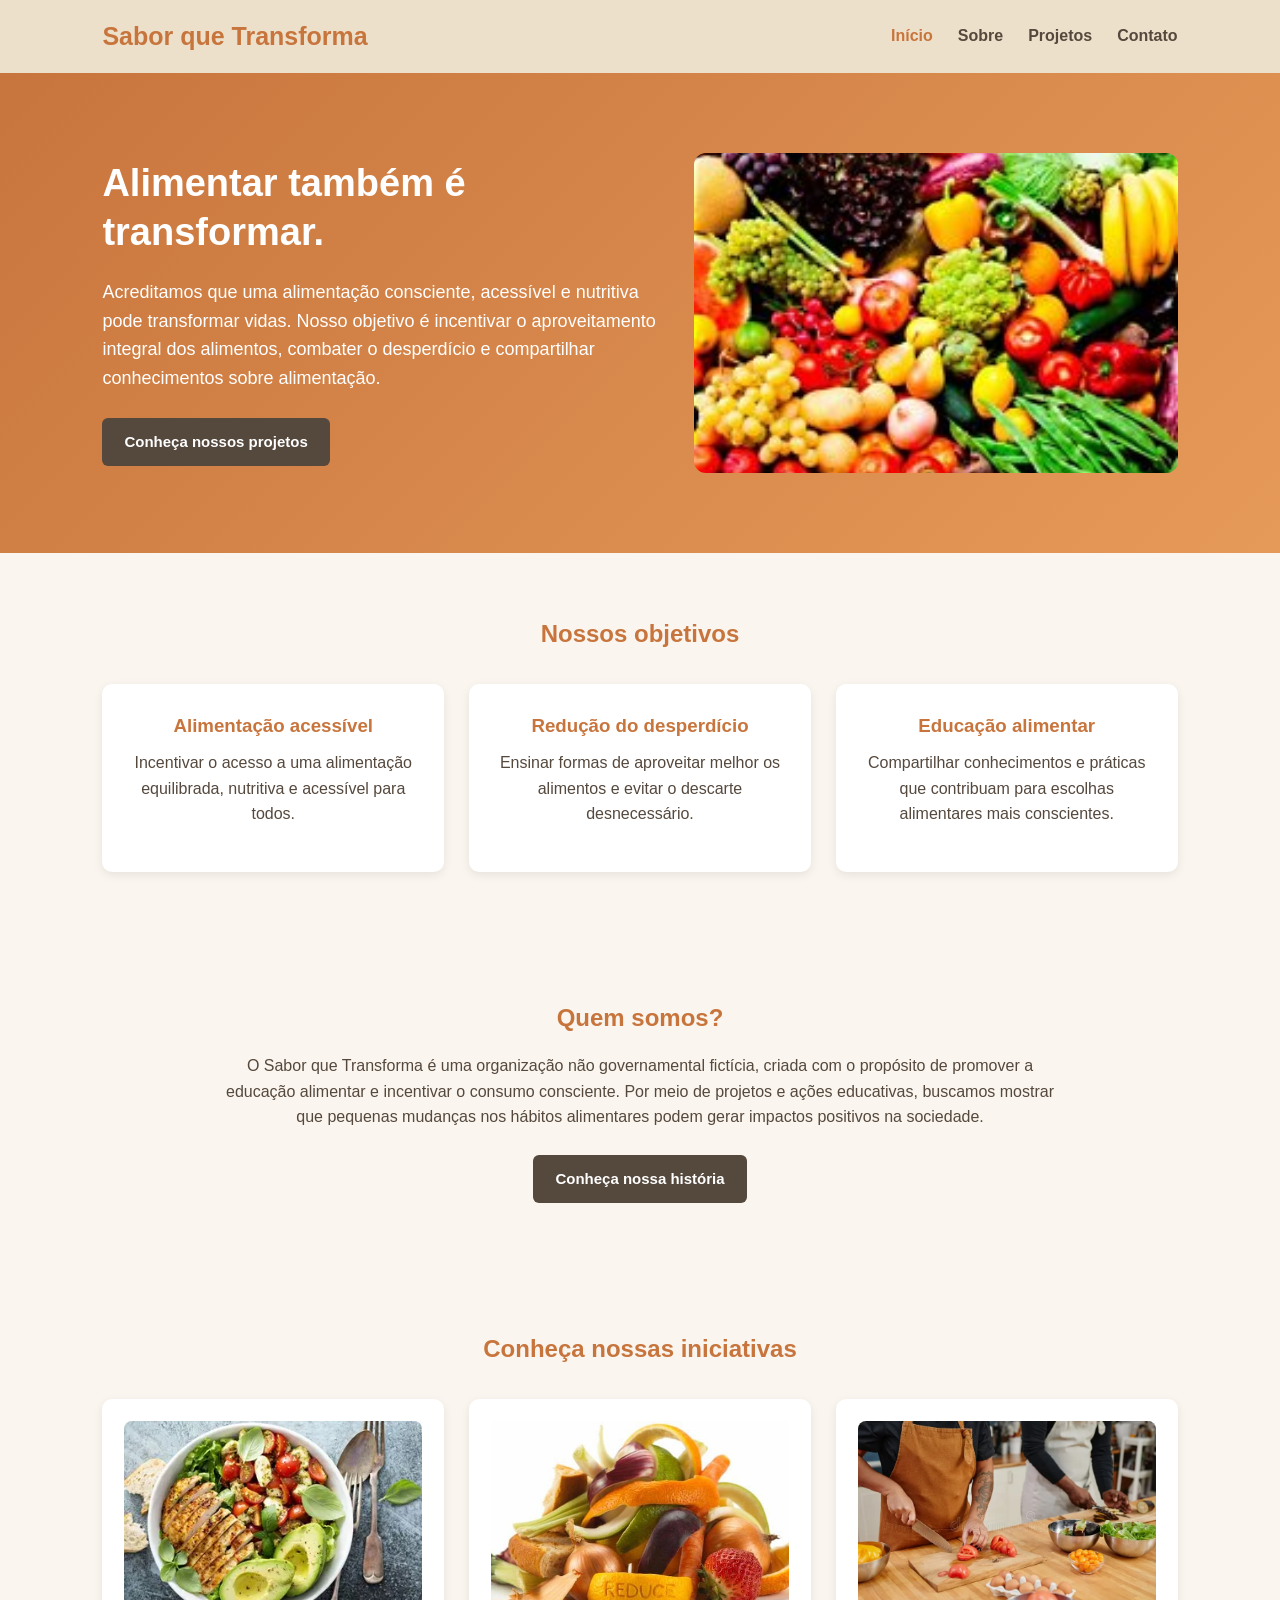
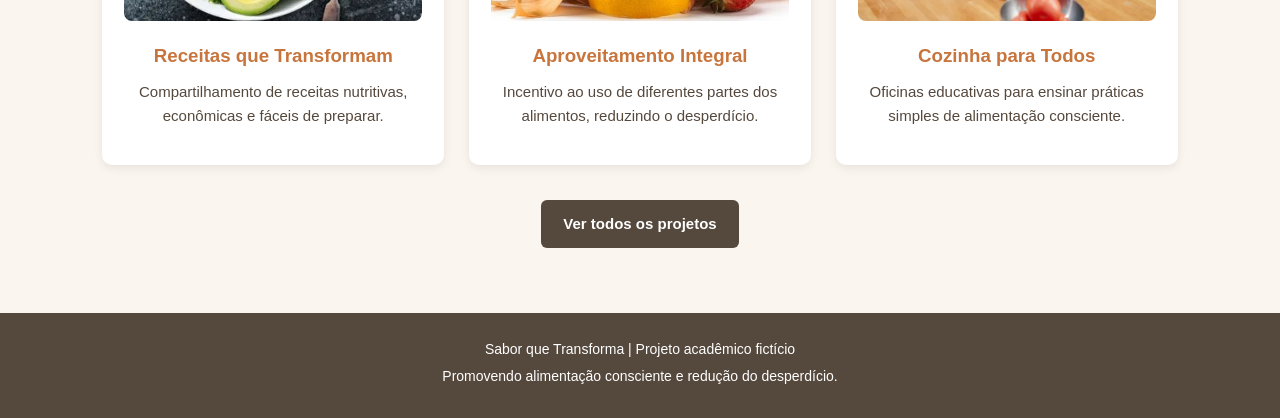
<file: index.html>
<!DOCTYPE html>
<html lang="pt-BR">

<head>
    <meta charset="UTF-8">
    <meta name="viewport" content="width=device-width, initial-scale=1.0">
    <title>Sabor que Transforma | Início</title>
    <link rel="stylesheet" href="estilos.css">
</head>

<body>

    <!-- Cabeçalho e menu de navegação -->
    <header>
        <div class="logo">
            <h1>Sabor que Transforma</h1>
        </div>

        <nav aria-label="Menu principal">
            <ul>
                <li><a href="index.html" aria-current="page">Início</a></li>
                <li><a href="sobre.html">Sobre</a></li>
                <li><a href="projetos.html">Projetos</a></li>
                <li><a href="contato.html">Contato</a></li>
            </ul>
        </nav>
    </header>

    <main>

        <!-- Apresentação principal da ONG -->
        <section class="banner">
            <div class="banner-conteudo">
                <h2>Alimentar também é transformar.</h2>

                <p>
                    Acreditamos que uma alimentação consciente, acessível e nutritiva
                    pode transformar vidas. Nosso objetivo é incentivar o aproveitamento
                    integral dos alimentos, combater o desperdício e compartilhar
                    conhecimentos sobre alimentação.
                </p>

                <a href="projetos.html" class="botao">Conheça nossos projetos</a>
            </div>

            <img src="Imagem/Alimentação.jpg"
                alt="Alimentos variados organizados para uma alimentação saudável">
        </section>

        <!-- Objetivos da organização -->
        <section class="nossos-objetivos">
            <h2>Nossos objetivos</h2>

            <div class="objetivos-container">

                <article class="card-objetivo">
                    <h3>Alimentação acessível</h3>
                    <p>
                        Incentivar o acesso a uma alimentação equilibrada,
                        nutritiva e acessível para todos.
                    </p>
                </article>

                <article class="card-objetivo">
                    <h3>Redução do desperdício</h3>
                    <p>
                        Ensinar formas de aproveitar melhor os alimentos
                        e evitar o descarte desnecessário.
                    </p>
                </article>

                <article class="card-objetivo">
                    <h3>Educação alimentar</h3>
                    <p>
                        Compartilhar conhecimentos e práticas que contribuam
                        para escolhas alimentares mais conscientes.
                    </p>
                </article>

            </div>
        </section>

        <!-- Breve apresentação institucional -->
        <section class="sobre-inicial">
            <h2>Quem somos?</h2>

            <p>
                O Sabor que Transforma é uma organização não governamental fictícia,
                criada com o propósito de promover a educação alimentar e incentivar
                o consumo consciente. Por meio de projetos e ações educativas,
                buscamos mostrar que pequenas mudanças nos hábitos alimentares
                podem gerar impactos positivos na sociedade.
            </p>

            <a href="sobre.html" class="botao">Conheça nossa história</a>
        </section>

        <!-- Destaques dos projetos -->
        <section class="projetos-destaque">
            <h2>Conheça nossas iniciativas</h2>

            <div class="projetos-container">

                <article class="card-projeto">
                    <img src="Imagem/Receitas.webp"
                        alt="Preparação de receitas com alimentos variados">

                    <h3>Receitas que Transformam</h3>

                    <p>
                        Compartilhamento de receitas nutritivas, econômicas
                        e fáceis de preparar.
                    </p>
                </article>

                <article class="card-projeto">
                    <img src="Imagem/Aproveitamento.jpg"
                        alt="Alimentos utilizados em uma preparação culinária">

                    <h3>Aproveitamento Integral</h3>

                    <p>
                        Incentivo ao uso de diferentes partes dos alimentos,
                        reduzindo o desperdício.
                    </p>
                </article>

                <article class="card-projeto">
                    <img src="Imagem/Oficina.jpg"
                        alt="Atividade prática de culinária em grupo">

                    <h3>Cozinha para Todos</h3>

                    <p>
                        Oficinas educativas para ensinar práticas simples
                        de alimentação consciente.
                    </p>
                </article>

            </div>

            <a href="projetos.html" class="botao">Ver todos os projetos</a>
        </section>

    </main>

    <!-- Rodapé -->
    <footer>
        <p>Sabor que Transforma | Projeto acadêmico fictício</p>
        <p>Promovendo alimentação consciente e redução do desperdício.</p>
    </footer>

</body>
</html>
</file>
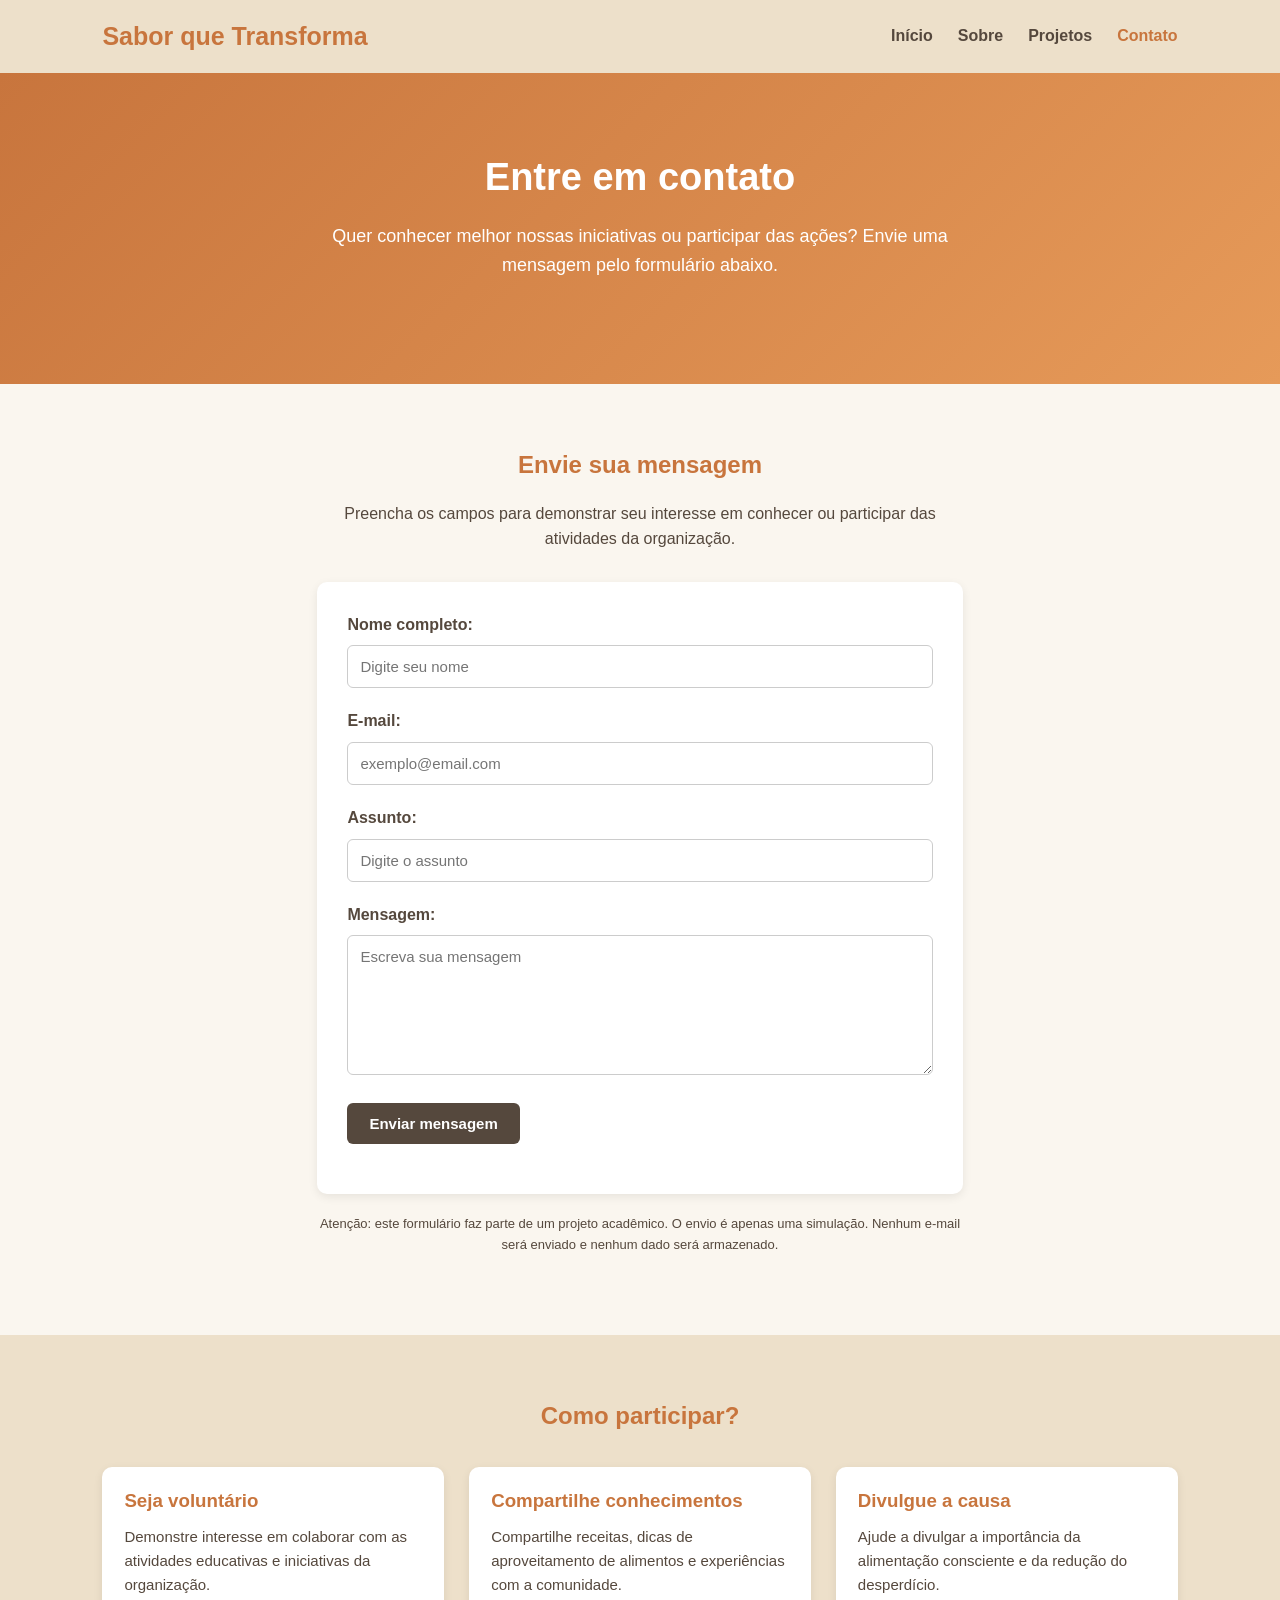
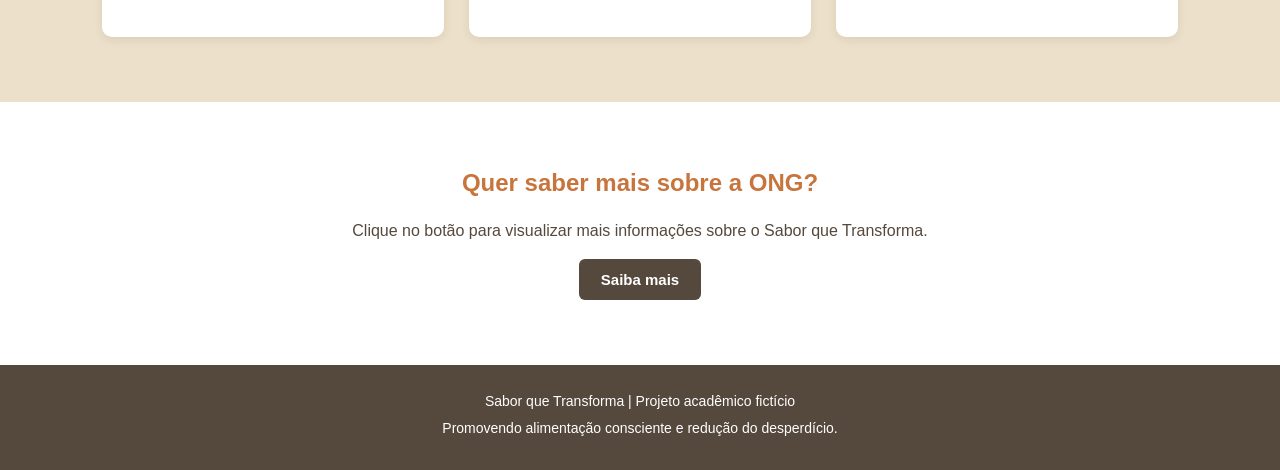
<file: contato.html>
<!DOCTYPE html>
<html lang="pt-BR">

<head>
    <meta charset="UTF-8">
    <meta name="viewport" content="width=device-width, initial-scale=1.0">
    <title>Sabor que Transforma | Contato</title>
    <link rel="stylesheet" href="estilos.css">
</head>

<body>

    <!-- Cabeçalho e menu de navegação -->
    <header>
        <div class="logo">
            <h1>Sabor que Transforma</h1>
        </div>

        <nav aria-label="Menu principal">
            <ul>
                <li><a href="index.html">Início</a></li>
                <li><a href="sobre.html">Sobre</a></li>
                <li><a href="projetos.html">Projetos</a></li>
                <li><a href="contato.html" aria-current="page">Contato</a></li>
            </ul>
        </nav>
    </header>

    <main>

        <!-- Apresentação da página -->
        <section class="banner banner-texto">
            <div class="banner-conteudo">
                <h2>Entre em contato</h2>

                <p>
                    Quer conhecer melhor nossas iniciativas ou participar
                    das ações? Envie uma mensagem pelo formulário abaixo.
                </p>
            </div>
        </section>

        <!-- Formulário de contato -->
        <section class="area-contato">

            <h2>Envie sua mensagem</h2>

            <p>
                Preencha os campos para demonstrar seu interesse em
                conhecer ou participar das atividades da organização.
            </p>

            <form id="formulario-contato">

                <div class="campo-formulario">
                    <label for="nome">Nome completo:</label>

                    <input
                        type="text"
                        id="nome"
                        name="nome"
                        minlength="3"
                        required
                        placeholder="Digite seu nome">
                </div>

                <div class="campo-formulario">
                    <label for="email">E-mail:</label>

                    <input
                        type="email"
                        id="email"
                        name="email"
                        required
                        placeholder="exemplo@email.com">
                </div>

                <div class="campo-formulario">
                    <label for="assunto">Assunto:</label>

                    <input
                        type="text"
                        id="assunto"
                        name="assunto"
                        required
                        placeholder="Digite o assunto">
                </div>

                <div class="campo-formulario">
                    <label for="mensagem">Mensagem:</label>

                    <textarea
                        id="mensagem"
                        name="mensagem"
                        minlength="10"
                        required
                        placeholder="Escreva sua mensagem"></textarea>
                </div>

                <button type="submit" class="botao">
                    Enviar mensagem
                </button>

                <!-- Retorno da validação do formulário -->
                <p id="mensagem-formulario" aria-live="polite"></p>

            </form>

            <p class="aviso-formulario">
                Atenção: este formulário faz parte de um projeto acadêmico.
                O envio é apenas uma simulação. Nenhum e-mail será enviado
                e nenhum dado será armazenado.
            </p>

        </section>

        <!-- Orientações de participação -->
        <section class="conteudo-institucional fundo-claro">

            <h2>Como participar?</h2>

            <div class="lista-projetos">

                <article class="card-projeto">
                    <h3>Seja voluntário</h3>

                    <p>
                        Demonstre interesse em colaborar com as atividades
                        educativas e iniciativas da organização.
                    </p>
                </article>

                <article class="card-projeto">
                    <h3>Compartilhe conhecimentos</h3>

                    <p>
                        Compartilhe receitas, dicas de aproveitamento
                        de alimentos e experiências com a comunidade.
                    </p>
                </article>

                <article class="card-projeto">
                    <h3>Divulgue a causa</h3>

                    <p>
                        Ajude a divulgar a importância da alimentação
                        consciente e da redução do desperdício.
                    </p>
                </article>

            </div>

        </section>

        <!-- Interação adicional obrigatória -->
        <section class="informacoes-contato">

            <h2>Quer saber mais sobre a ONG?</h2>

            <p>
                Clique no botão para visualizar mais informações
                sobre o Sabor que Transforma.
            </p>

            <button
                type="button"
                id="botao-informacoes"
                aria-expanded="false"
                aria-controls="informacoes-ong">

                Saiba mais

            </button>

            <div id="informacoes-ong" hidden>

                <p>
                    O Sabor que Transforma é uma organização fictícia
                    desenvolvida para fins acadêmicos, com foco na
                    educação alimentar, no consumo consciente e na
                    redução do desperdício de alimentos.
                </p>

                <p>
                    Nosso propósito é incentivar a comunidade a adotar
                    práticas simples e acessíveis que contribuam para
                    uma relação mais consciente com a alimentação.
                </p>

            </div>

        </section>

    </main>

    <!-- Rodapé -->
    <footer>
        <p>Sabor que Transforma | Projeto acadêmico fictício</p>
        <p>Promovendo alimentação consciente e redução do desperdício.</p>
    </footer>

    <!-- Arquivo externo de JavaScript -->
    <script src="script.js"></script>

</body>
</html>
</file>
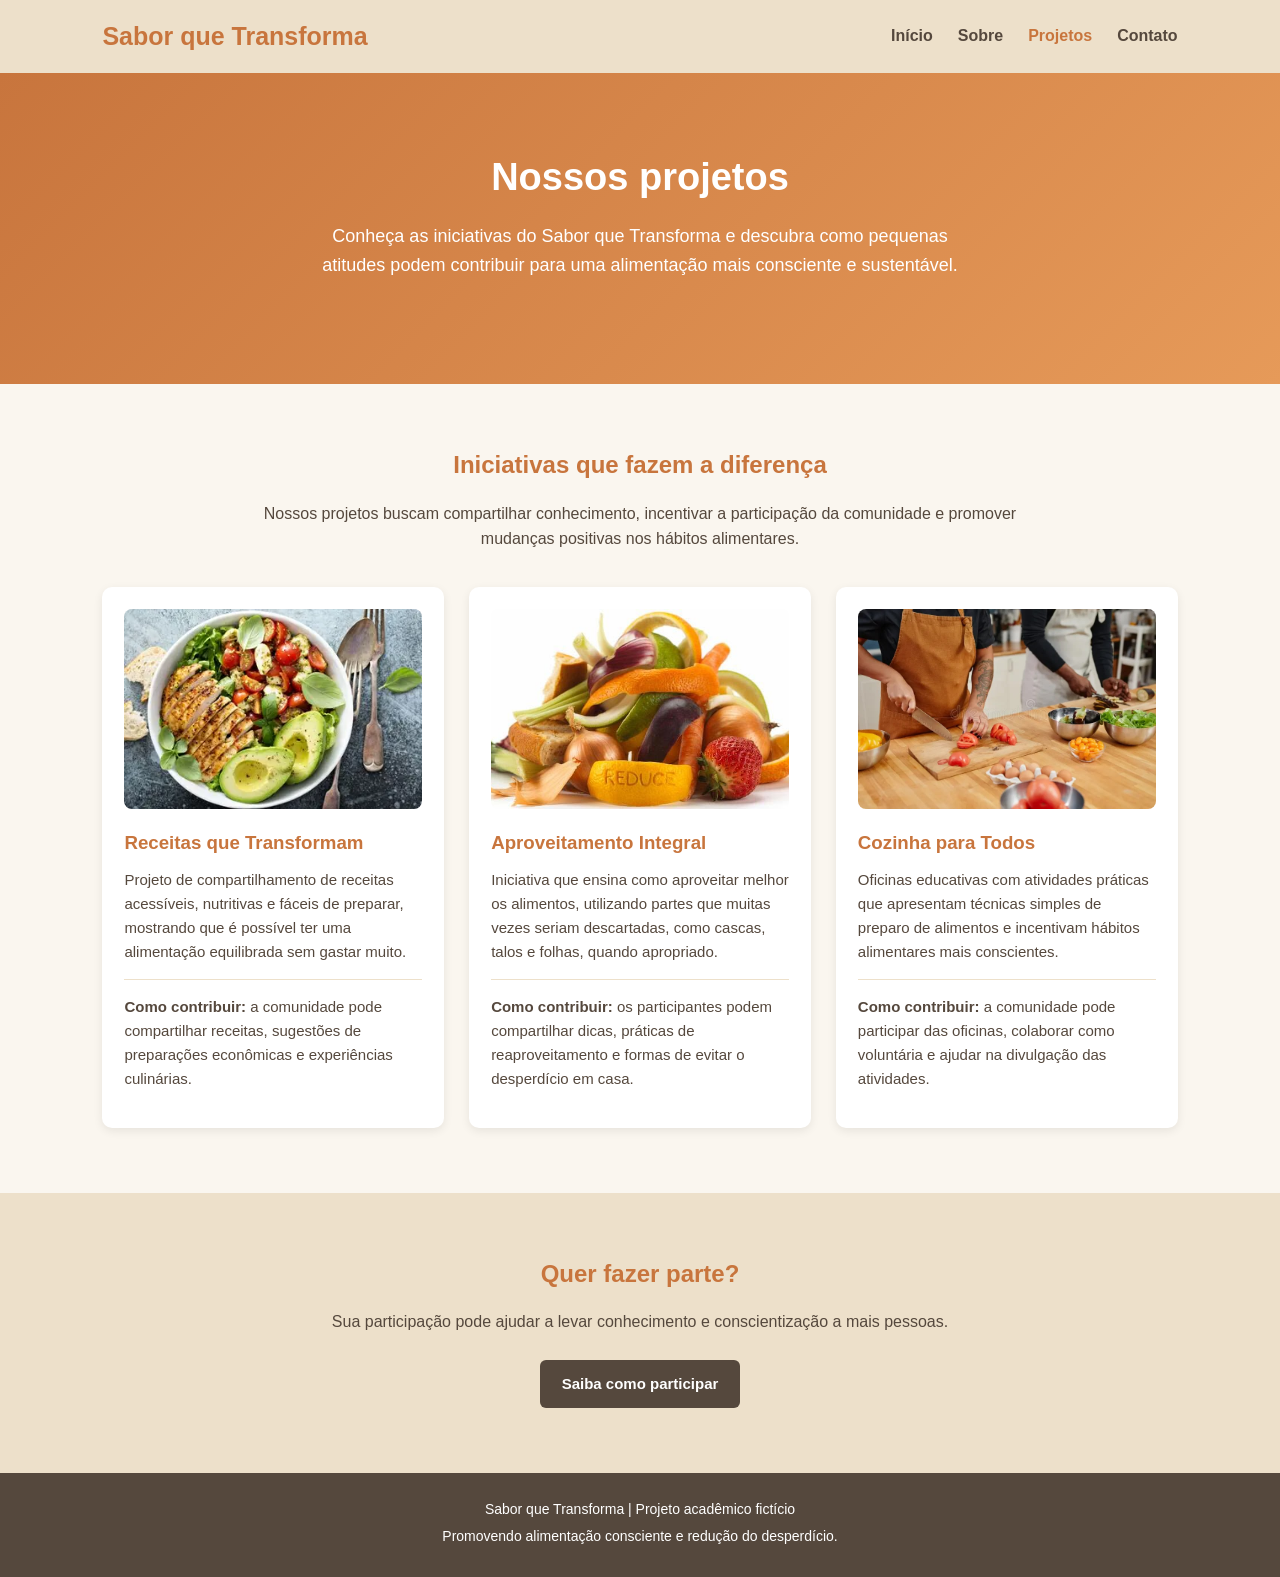
<file: projetos.html>
<!DOCTYPE html>
<html lang="pt-BR">

<head>
    <meta charset="UTF-8">
    <meta name="viewport" content="width=device-width, initial-scale=1.0">
    <title>Sabor que Transforma | Projetos</title>
    <link rel="stylesheet" href="estilos.css">
</head>

<body>

    <!-- Cabeçalho e menu de navegação -->
    <header>
        <div class="logo">
            <h1>Sabor que Transforma</h1>
        </div>

        <nav aria-label="Menu principal">
            <ul>
                <li><a href="index.html">Início</a></li>
                <li><a href="sobre.html">Sobre</a></li>
                <li><a href="projetos.html" aria-current="page">Projetos</a></li>
                <li><a href="contato.html">Contato</a></li>
            </ul>
        </nav>
    </header>

    <main>

        <!-- Apresentação dos projetos -->
        <section class="banner banner-texto">
            <div class="banner-conteudo">
                <h2>Nossos projetos</h2>

                <p>
                    Conheça as iniciativas do Sabor que Transforma e descubra
                    como pequenas atitudes podem contribuir para uma
                    alimentação mais consciente e sustentável.
                </p>
            </div>
        </section>

        <!-- Lista de iniciativas -->
        <section class="pagina-projetos">

            <h2>Iniciativas que fazem a diferença</h2>

            <p class="introducao-projetos">
                Nossos projetos buscam compartilhar conhecimento,
                incentivar a participação da comunidade e promover
                mudanças positivas nos hábitos alimentares.
            </p>

            <div class="lista-projetos">

                <!-- Projeto 1 -->
                <article class="card-projeto">
                    <img src="Imagem/Receitas.webp"
                        alt="Preparação de receitas nutritivas e econômicas">

                    <h3>Receitas que Transformam</h3>

                    <p>
                        Projeto de compartilhamento de receitas acessíveis,
                        nutritivas e fáceis de preparar, mostrando que é
                        possível ter uma alimentação equilibrada sem gastar
                        muito.
                    </p>

                    <p class="contribuicao">
                        <strong>Como contribuir:</strong>
                        a comunidade pode compartilhar receitas, sugestões
                        de preparações econômicas e experiências culinárias.
                    </p>
                </article>

                <!-- Projeto 2 -->
                <article class="card-projeto">
                    <img src="Imagem/Aproveitamento.jpg"
                        alt="Alimentos utilizados para demonstrar o aproveitamento integral">

                    <h3>Aproveitamento Integral</h3>

                    <p>
                        Iniciativa que ensina como aproveitar melhor os
                        alimentos, utilizando partes que muitas vezes
                        seriam descartadas, como cascas, talos e folhas,
                        quando apropriado.
                    </p>

                    <p class="contribuicao">
                        <strong>Como contribuir:</strong>
                        os participantes podem compartilhar dicas,
                        práticas de reaproveitamento e formas de evitar
                        o desperdício em casa.
                    </p>
                </article>

                <!-- Projeto 3 -->
                <article class="card-projeto">
                    <img src="Imagem/Oficina.jpg"
                        alt="Pessoas participando de uma oficina de culinária">

                    <h3>Cozinha para Todos</h3>

                    <p>
                        Oficinas educativas com atividades práticas que
                        apresentam técnicas simples de preparo de alimentos
                        e incentivam hábitos alimentares mais conscientes.
                    </p>

                    <p class="contribuicao">
                        <strong>Como contribuir:</strong>
                        a comunidade pode participar das oficinas,
                        colaborar como voluntária e ajudar na divulgação
                        das atividades.
                    </p>
                </article>

            </div>

        </section>

        <!-- Chamada para participação -->
        <section class="chamada-final">
            <h2>Quer fazer parte?</h2>

            <p>
                Sua participação pode ajudar a levar conhecimento e
                conscientização a mais pessoas.
            </p>

            <a href="contato.html" class="botao">Saiba como participar</a>
        </section>

    </main>

    <!-- Rodapé -->
    <footer>
        <p>Sabor que Transforma | Projeto acadêmico fictício</p>
        <p>Promovendo alimentação consciente e redução do desperdício.</p>
    </footer>

</body>
</html>
</file>
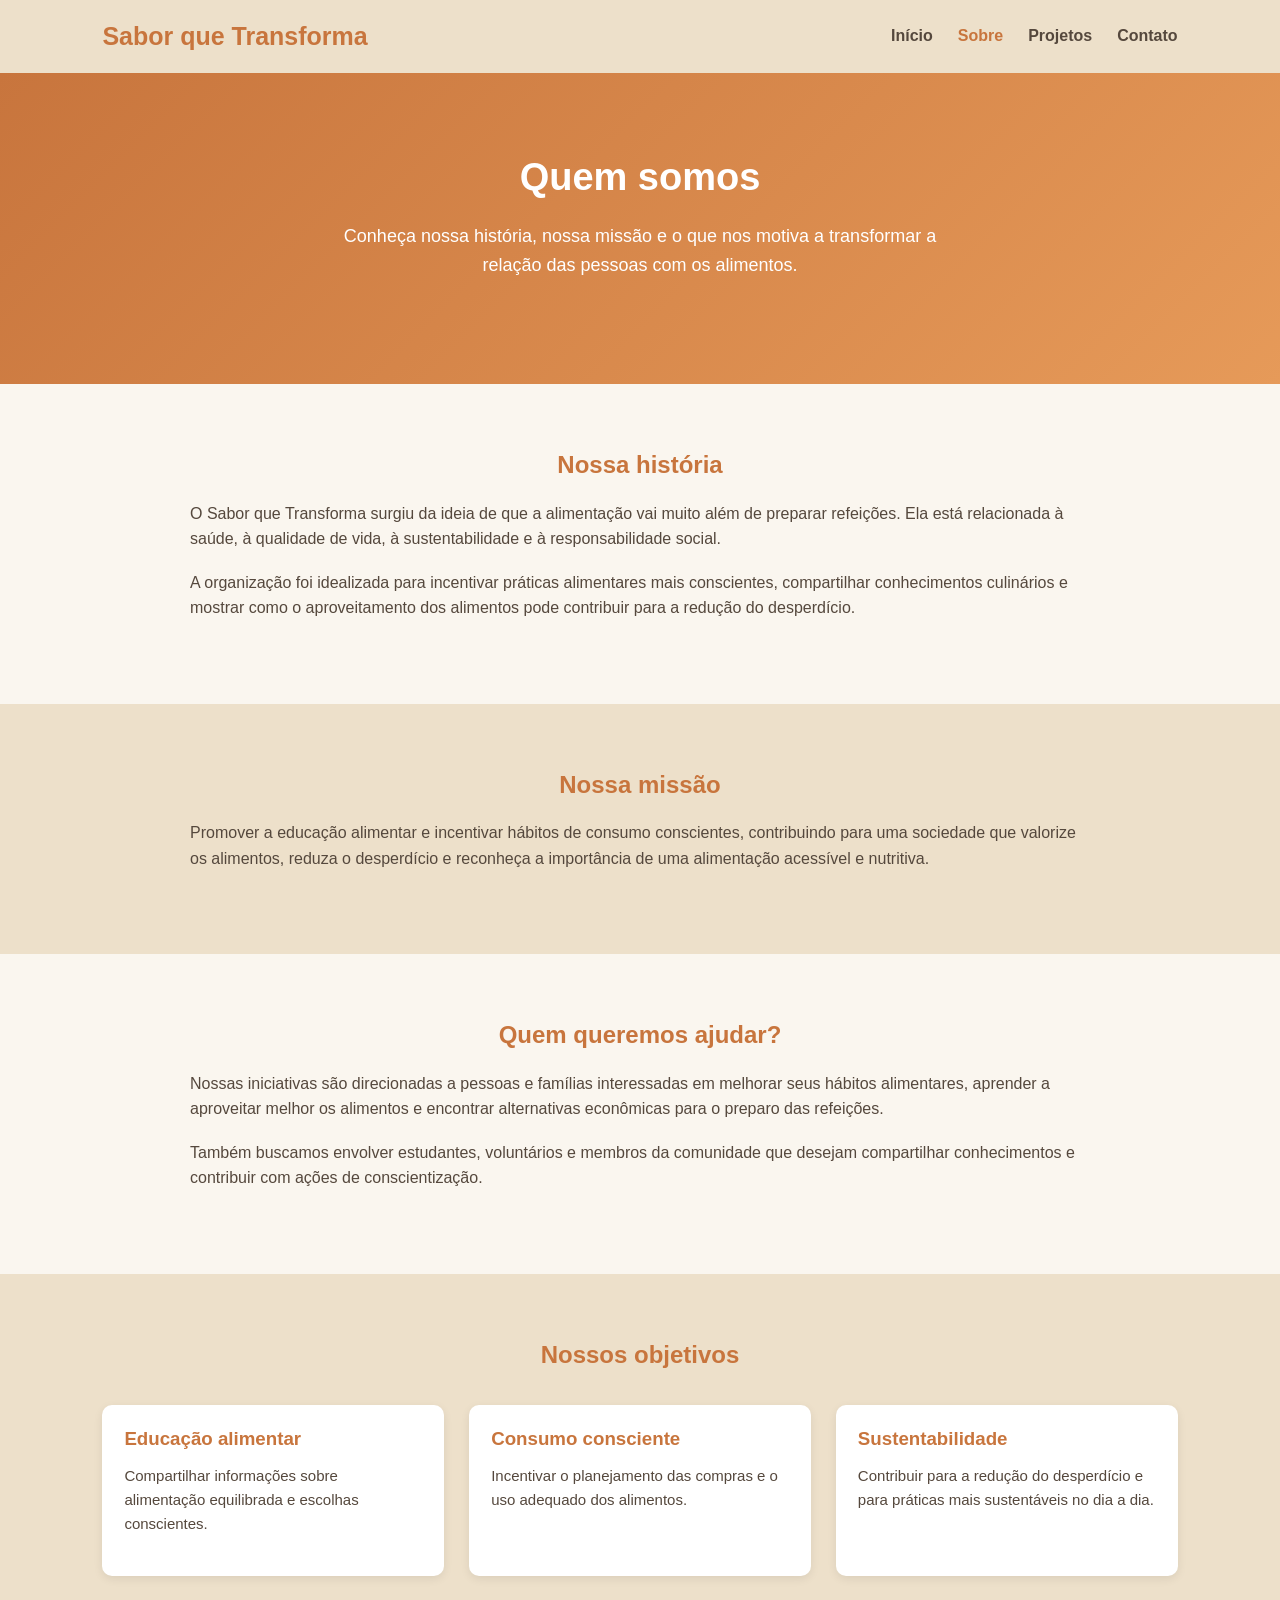
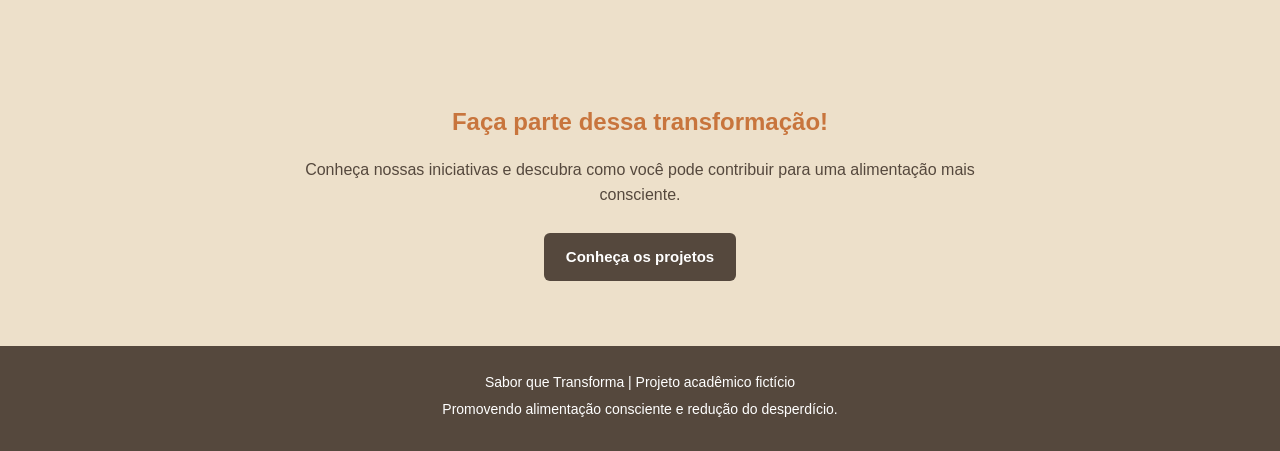
<file: Sobre.html>
<!DOCTYPE html>
<html lang="pt-BR">

<head>
    <meta charset="UTF-8">
    <meta name="viewport" content="width=device-width, initial-scale=1.0">
    <title>Sabor que Transforma | Sobre</title>
    <link rel="stylesheet" href="estilos.css">
</head>

<body>

    <!-- Cabeçalho e menu de navegação -->
    <header>
        <div class="logo">
            <h1>Sabor que Transforma</h1>
        </div>

        <nav aria-label="Menu principal">
            <ul>
                <li><a href="index.html">Início</a></li>
                <li><a href="sobre.html" aria-current="page">Sobre</a></li>
                <li><a href="projetos.html">Projetos</a></li>
                <li><a href="contato.html">Contato</a></li>
            </ul>
        </nav>
    </header>

    <main>

        <!-- Apresentação da página -->
        <section class="banner banner-texto">
            <div class="banner-conteudo">
                <h2>Quem somos</h2>

                <p>
                    Conheça nossa história, nossa missão e o que nos motiva
                    a transformar a relação das pessoas com os alimentos.
                </p>
            </div>
        </section>

        <!-- História da ONG -->
        <section class="conteudo-institucional">
            <h2>Nossa história</h2>

            <p>
                O Sabor que Transforma surgiu da ideia de que a alimentação
                vai muito além de preparar refeições. Ela está relacionada
                à saúde, à qualidade de vida, à sustentabilidade e à
                responsabilidade social.
            </p>

            <p>
                A organização foi idealizada para incentivar práticas
                alimentares mais conscientes, compartilhar conhecimentos
                culinários e mostrar como o aproveitamento dos alimentos
                pode contribuir para a redução do desperdício.
            </p>
        </section>

        <!-- Missão -->
        <section class="conteudo-institucional fundo-claro">
            <h2>Nossa missão</h2>

            <p>
                Promover a educação alimentar e incentivar hábitos de consumo
                conscientes, contribuindo para uma sociedade que valorize
                os alimentos, reduza o desperdício e reconheça a importância
                de uma alimentação acessível e nutritiva.
            </p>
        </section>

        <!-- Público atendido -->
        <section class="conteudo-institucional">
            <h2>Quem queremos ajudar?</h2>

            <p>
                Nossas iniciativas são direcionadas a pessoas e famílias
                interessadas em melhorar seus hábitos alimentares,
                aprender a aproveitar melhor os alimentos e encontrar
                alternativas econômicas para o preparo das refeições.
            </p>

            <p>
                Também buscamos envolver estudantes, voluntários e membros
                da comunidade que desejam compartilhar conhecimentos e
                contribuir com ações de conscientização.
            </p>
        </section>

        <!-- Objetivos institucionais -->
        <section class="conteudo-institucional fundo-claro">
            <h2>Nossos objetivos</h2>

            <div class="lista-projetos">

                <article class="card-projeto">
                    <h3>Educação alimentar</h3>
                    <p>
                        Compartilhar informações sobre alimentação equilibrada
                        e escolhas conscientes.
                    </p>
                </article>

                <article class="card-projeto">
                    <h3>Consumo consciente</h3>
                    <p>
                        Incentivar o planejamento das compras e o uso adequado
                        dos alimentos.
                    </p>
                </article>

                <article class="card-projeto">
                    <h3>Sustentabilidade</h3>
                    <p>
                        Contribuir para a redução do desperdício e para
                        práticas mais sustentáveis no dia a dia.
                    </p>
                </article>

            </div>
        </section>

        <!-- Chamada para conhecer os projetos -->
        <section class="chamada-final">
            <h2>Faça parte dessa transformação!</h2>

            <p>
                Conheça nossas iniciativas e descubra como você pode
                contribuir para uma alimentação mais consciente.
            </p>

            <a href="projetos.html" class="botao">Conheça os projetos</a>
        </section>

    </main>

    <!-- Rodapé -->
    <footer>
        <p>Sabor que Transforma | Projeto acadêmico fictício</p>
        <p>Promovendo alimentação consciente e redução do desperdício.</p>
    </footer>

</body>
</html>
</file>
<file: estilos.css>
/* =========================================
   1. CONFIGURAÇÕES GERAIS
========================================= */

/* Paleta de cores do projeto */
:root {
    --terracota: #C8753D;
    --laranja: #E69A59;
    --bege: #EDE0CA;
    --creme: #FAF6EF;
    --laranja-escuro: #A85E35;
    --marrom: #55483D;
}

/* Configuração geral da página */
* {
    margin: 0;
    padding: 0;
    box-sizing: border-box;
}

body {
    font-family: Arial, Helvetica, sans-serif;
    background-color: var(--creme);
    color: var(--marrom);
    line-height: 1.6;
}

/* Títulos */
h1, h2, h3 {
    line-height: 1.3;
}

h2 {
    color: var(--terracota);
    margin-bottom: 20px;
}

p {
    margin-bottom: 15px;
}

/* Links */
a {
    text-decoration: none;
    color: inherit;
}


/* =========================================
   2. CABEÇALHO E MENU
========================================= */

header {
    display: flex;
    justify-content: space-between;
    align-items: center;
    flex-wrap: wrap;
    gap: 20px;

    background-color: var(--bege);
    padding: 20px 8%;
}

.logo h1 {
    color: var(--terracota);
    font-size: 25px;
}

/* Organização dos links do menu */
nav ul {
    display: flex;
    align-items: center;
    flex-wrap: wrap;
    gap: 25px;
    list-style: none;
}

nav a {
    color: var(--marrom);
    font-weight: bold;
    transition: color 0.3s;
}

nav a:hover,
nav a[aria-current="page"] {
    color: var(--terracota);
}


/* =========================================
   3. BANNERS
========================================= */

.banner {
    display: flex;
    justify-content: space-between;
    align-items: center;
    gap: 35px;

    background: linear-gradient(
        135deg,
        var(--terracota),
        var(--laranja)
    );

    color: white;
    padding: 80px 8%;
}

/* Conteúdo textual do banner */
.banner-conteudo {
    flex: 1;
}

.banner h1,
.banner h2 {
    color: white;
    font-size: 38px;
    margin-bottom: 20px;
}

.banner p {
    font-size: 18px;
    max-width: 650px;
    margin-bottom: 25px;
}

/* Imagem do banner */
.banner img {
    width: 45%;
    max-width: 500px;
    height: 320px;
    object-fit: cover;
    border-radius: 12px;
}

/* Banners que possuem somente texto */
.banner-texto {
    justify-content: center;
    text-align: center;
}

.banner-texto .banner-conteudo {
    max-width: 800px;
}

.banner-texto p {
    margin-left: auto;
    margin-right: auto;
}


/* =========================================
   4. BOTÕES
========================================= */

.botao,
button {
    display: inline-block;
    background-color: var(--marrom);
    color: white;

    border: none;
    border-radius: 6px;

    padding: 12px 22px;
    font-size: 15px;
    font-weight: bold;

    cursor: pointer;
    transition: background-color 0.3s;
}

.botao:hover,
button:hover {
    background-color: var(--laranja-escuro);
}


/* =========================================
   5. SEÇÕES GERAIS
========================================= */

.sobre-inicial,
.projetos-destaque,
.nossos-objetivos,
.conteudo-institucional,
.pagina-projetos,
.area-contato,
.informacoes-contato,
.chamada-final {
    padding: 65px 8%;
}

.sobre-inicial,
.projetos-destaque,
.nossos-objetivos,
.chamada-final {
    text-align: center;
}

.sobre-inicial p {
    max-width: 850px;
    margin: 0 auto 25px;
}

.conteudo-institucional h2,
.pagina-projetos h2,
.area-contato h2,
.informacoes-contato h2 {
    text-align: center;
}

.conteudo-institucional p {
    max-width: 900px;
    margin: 0 auto 18px;
}

.fundo-claro {
    background-color: var(--bege);
}


/* =========================================
   6. CARDS DE OBJETIVOS
========================================= */

.objetivos-container {
    display: flex;
    justify-content: center;
    align-items: stretch;
    flex-wrap: wrap;
    gap: 25px;

    margin-top: 35px;
}

.card-objetivo {
    flex: 1 1 250px;
    max-width: 350px;

    background-color: white;
    padding: 30px;

    border-radius: 10px;
    box-shadow: 0 3px 10px rgba(0, 0, 0, 0.08);

    transition: transform 0.3s;
}

.card-objetivo h3 {
    color: var(--terracota);
    margin-bottom: 12px;
}

.card-objetivo:hover {
    transform: translateY(-5px);
}


/* =========================================
   7. CARDS DE PROJETOS
========================================= */

.projetos-container,
.lista-projetos {
    display: flex;
    justify-content: center;
    align-items: stretch;
    flex-wrap: wrap;
    gap: 25px;

    margin-top: 35px;
}

.card-projeto {
    flex: 1 1 280px;
    max-width: 350px;

    background-color: white;
    padding: 22px;

    border-radius: 10px;
    box-shadow: 0 3px 10px rgba(0, 0, 0, 0.08);
}

.card-projeto img {
    width: 100%;
    height: 200px;
    object-fit: cover;

    border-radius: 8px;
    margin-bottom: 15px;
}

.card-projeto h3 {
    color: var(--terracota);
    margin-bottom: 12px;
}

.card-projeto p {
    font-size: 15px;
}

.projetos-destaque > .botao {
    margin-top: 35px;
}

.introducao-projetos {
    max-width: 800px;
    margin: 0 auto;
    text-align: center;
}

.contribuicao {
    border-top: 1px solid var(--bege);
    padding-top: 15px;
    margin-top: 15px;
}


/* =========================================
   8. CHAMADA FINAL
========================================= */

.chamada-final {
    background-color: var(--bege);
}

.chamada-final p {
    max-width: 700px;
    margin: 0 auto 25px;
}


/* =========================================
   9. FORMULÁRIO DE CONTATO
========================================= */

.area-contato {
    max-width: 850px;
    margin: 0 auto;
}

.area-contato > p {
    text-align: center;
}

form {
    background-color: white;
    padding: 30px;

    border-radius: 10px;
    box-shadow: 0 3px 10px rgba(0, 0, 0, 0.08);

    margin-top: 30px;
}

.campo-formulario {
    margin-bottom: 20px;
}

.campo-formulario label {
    display: block;
    font-weight: bold;
    margin-bottom: 8px;
}

.campo-formulario input,
.campo-formulario textarea {
    width: 100%;
    padding: 12px;

    border: 1px solid #ccc;
    border-radius: 6px;

    font-family: Arial, Helvetica, sans-serif;
    font-size: 15px;
}

.campo-formulario textarea {
    min-height: 140px;
    resize: vertical;
}

.campo-formulario input:focus,
.campo-formulario textarea:focus {
    outline: 2px solid var(--laranja);
    border-color: var(--terracota);
}

.aviso-formulario {
    font-size: 13px;
    text-align: center;
    margin-top: 20px;
}


/* =========================================
   10. MENSAGENS DO JAVASCRIPT
========================================= */

#mensagem-formulario {
    margin-top: 20px;
    font-weight: bold;
    text-align: center;
}

.mensagem-erro {
    color: #A32626;
}

.mensagem-sucesso {
    color: #246B35;
}


/* =========================================
   11. INTERAÇÃO ADICIONAL
========================================= */

.informacoes-contato {
    text-align: center;
    background-color: white;
}

#informacoes-ong {
    max-width: 800px;
    margin: 25px auto 0;

    padding: 25px;
    background-color: var(--bege);
    border-radius: 8px;
}

#informacoes-ong p {
    margin-bottom: 10px;
}


/* =========================================
   12. RODAPÉ
========================================= */

footer {
    background-color: var(--marrom);
    color: white;

    text-align: center;
    padding: 25px 8%;
}

footer p {
    margin-bottom: 5px;
    font-size: 14px;
}


/* =========================================
   13. ACESSIBILIDADE DO TECLADO
========================================= */

a:focus-visible,
button:focus-visible {
    outline: 3px solid var(--laranja-escuro);
    outline-offset: 4px;
}


/* =========================================
   14. RESPONSIVIDADE
========================================= */

@media (max-width: 600px) {

    /* Cabeçalho e menu */
    header {
        flex-direction: column;
        text-align: center;
    }

    nav ul {
        justify-content: center;
        gap: 15px;
    }

    .logo h1 {
        font-size: 22px;
    }

    /* Banner */
    .banner {
        flex-direction: column;
        text-align: center;
        padding: 55px 7%;
    }

    .banner h1,
    .banner h2 {
        font-size: 29px;
    }

    .banner p {
        font-size: 16px;
    }

    .banner img {
        width: 100%;
        height: 230px;
    }

    /* Seções */
    .sobre-inicial,
    .projetos-destaque,
    .nossos-objetivos,
    .conteudo-institucional,
    .pagina-projetos,
    .area-contato,
    .informacoes-contato,
    .chamada-final {
        padding: 45px 7%;
    }

    /* Cards */
    .card-projeto,
    .card-objetivo {
        width: 100%;
        max-width: 100%;
    }

    /* Formulário */
    form {
        padding: 20px;
    }

    .botao,
    button {
        max-width: 100%;
    }

    .area-contato .botao {
        width: 100%;
    }

    footer {
        padding: 25px 7%;
    }
}
</file>
